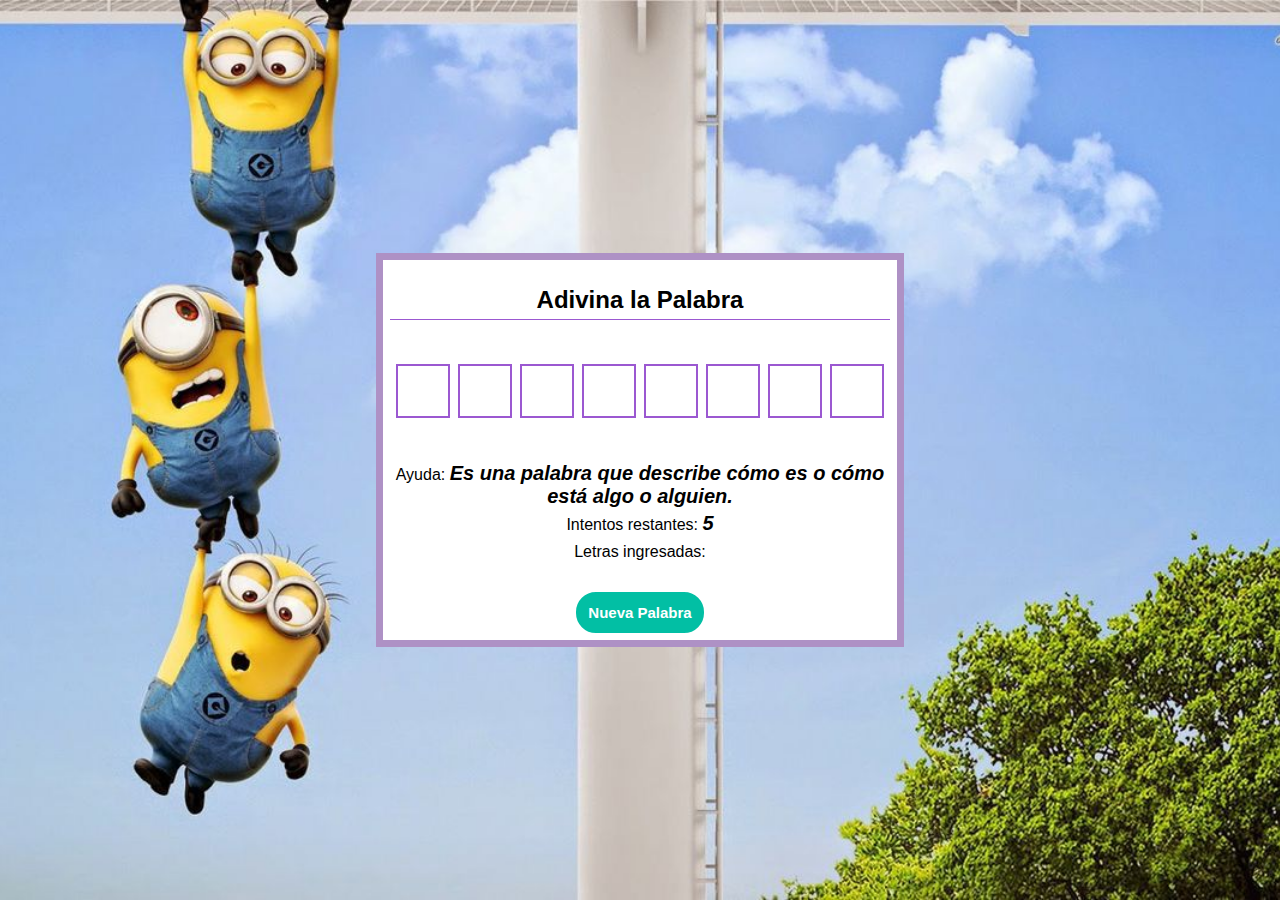
<file: adivinalapalabra-main/index.html>
<!DOCTYPE html>
<html lang="en">
<head>
    <meta charset="UTF-8">
    <meta http-equiv="X-UA-Compatible" content="IE=edge">
    <link rel="icon" href="imagen/logo-removebg-preview.png">

    <meta name="viewport" content="width=device-width, initial-scale=1.0">
    <link rel="stylesheet" href="estilo.css">
    <title>Juego de Gramática</title>
</head>
<body>
    <section>
        <h2>Adivina la Palabra</h2>
        <div id="palabra"></div>
        <h3>Ayuda: <span id="ayuda"> </span></h3>
        <h3>Intentos restantes: <span id="intentos">5</span></h3>
        <h3>Letras ingresadas: <span id="letrasIngresadas"></span></h3>

        <button onclick="cargarNuevaPalabra()">Nueva Palabra</button>
    </section>
<div id="mensaje"></div>

    <script src="script.js"></script>
</body>
</html>
</file>
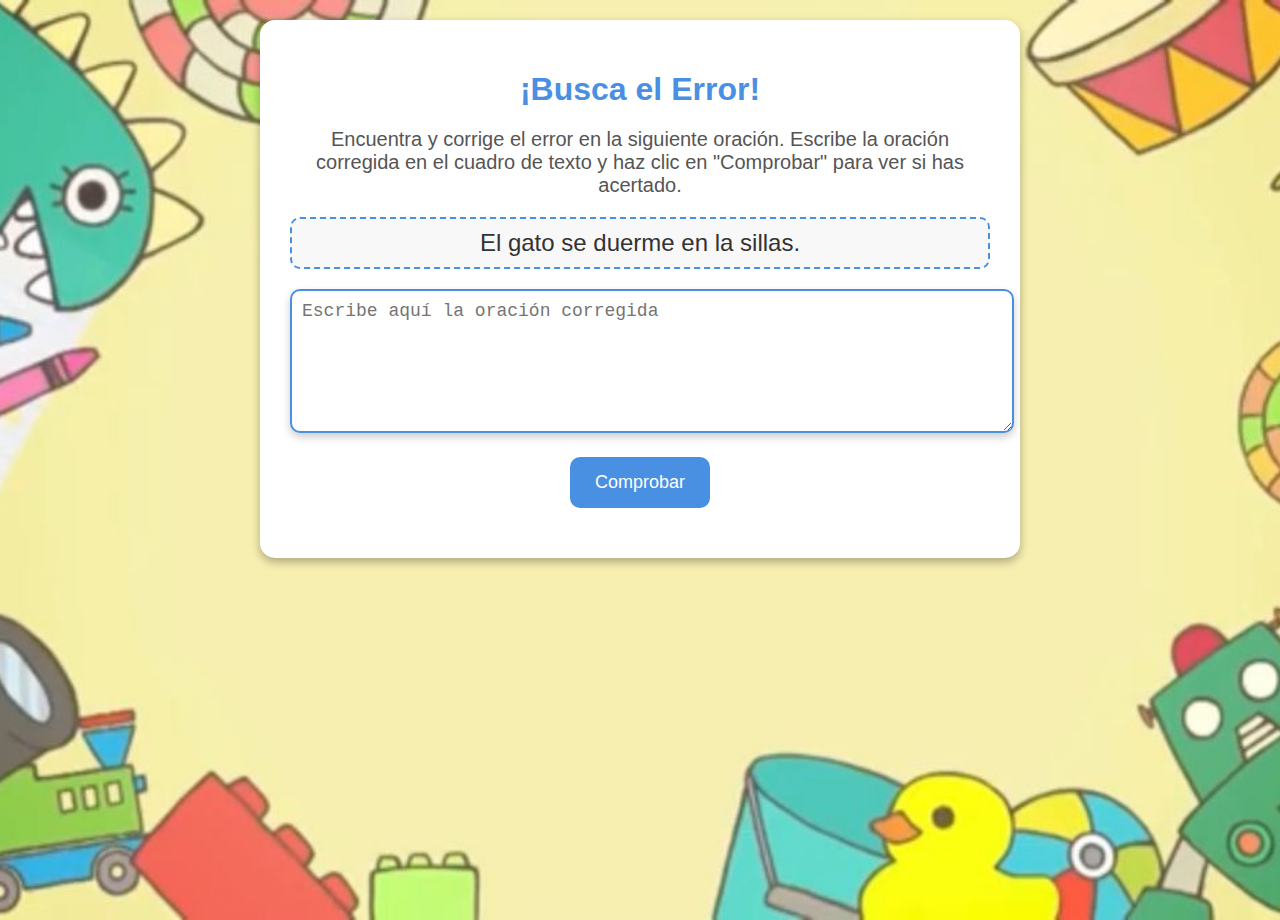
<file: JuegoBuscarElError/index.html>
<!DOCTYPE html>
<html lang="es">
<head>
    <meta charset="UTF-8">
    <meta name="viewport" content="width=device-width, initial-scale=1.0">
    <title>¡Busca el Error!</title>
    <link rel="icon" href="imagen/logo-removebg-preview.png">

    <style>
        body {
            font-family: 'Comic Sans MS', cursive, sans-serif;
            background-image: url('../imagen/WhatsApp Image 2024-09-05 at 12.17.12 AM (3).jpeg');
            background-size: cover;
            background-position: center;
            background-repeat: no-repeat;
            color: #333;
            text-align: center;
            height: 100vh;
            width: 100vw;
            margin: 0;
            padding: 0;
            overflow: hidden;
        }
        .container {
            margin: 20px auto;
            padding: 30px;
            background: #fff;
            border-radius: 15px;
            box-shadow: 0 4px 10px rgba(0,0,0,0.3);
            width: 80%;
            max-width: 700px;
            z-index: 1;
        }
        h1 {
            color: #4a90e2;
            margin-bottom: 20px;
        }
        .instructions {
            font-size: 20px;
            margin-bottom: 20px;
            color: #555;
        }
        .sentence {
            font-size: 24px;
            margin-bottom: 20px;
            padding: 10px;
            background-color: #f8f8f8;
            border: 2px dashed #4a90e2;
            border-radius: 10px;
        }
        textarea {
            width: 100%;
            height: 120px;
            padding: 10px;
            border-radius: 10px;
            border: 2px solid #4a90e2;
            font-size: 18px;
            margin-bottom: 20px;
            box-shadow: 0 4px 8px rgba(0,0,0,0.2);
        }
        .button {
            background-color: #4a90e2;
            color: white;
            padding: 15px 25px;
            border: none;
            border-radius: 10px;
            cursor: pointer;
            font-size: 18px;
            transition: background-color 0.3s;
        }
        .button:hover {
            background-color: #357abd;
        }
        .feedback {
            font-size: 22px;
            font-weight: bold;
            margin-top: 20px;
        }
        .feedback.correct { color: #4CAF50; }
        .feedback.incorrect { color: #FF6347; }
        .modal {
            display: none;
            position: fixed;
            left: 0;
            top: 0;
            width: 100%;
            height: 100%;
            background-color: rgba(0, 0, 0, 0.5);
            z-index: 1000;
            justify-content: center;
            align-items: center;
        }
        .modal-content {
            background-color: #fff;
            border-radius: 15px;
            padding: 30px;
            box-shadow: 0 4px 10px rgba(0,0,0,0.3);
            width: 80%;
            max-width: 500px;
            text-align: center;
        }
        .modal-header {
            font-size: 24px;
            margin-bottom: 20px;
            color: #4a90e2;
        }
        .modal-body {
            font-size: 18px;
            margin-bottom: 20px;
        }
        .modal-button {
            background-color: #4a90e2;
            color: white;
            padding: 10px 20px;
            border: none;
            border-radius: 10px;
            cursor: pointer;
            font-size: 18px;
        }
        .modal-button:hover {
            background-color: #357abd;
        }
    </style>
</head>
<body>
    <div class="container">
        <h1>¡Busca el Error!</h1>
        <div class="instructions">
            Encuentra y corrige el error en la siguiente oración. Escribe la oración corregida en el cuadro de texto y haz clic en "Comprobar" para ver si has acertado.
        </div>
        <div class="sentence" id="sentence"></div>
        <textarea id="correction" placeholder="Escribe aquí la oración corregida"></textarea>
        <button class="button" onclick="checkCorrection()">Comprobar</button>
        <div id="feedback" class="feedback"></div>
    </div>

    <!-- Modal for results -->
    <div id="result-modal" class="modal">
        <div class="modal-content">
            <div class="modal-header">¡Resultados Finales!</div>
            <div id="result-content" class="modal-body"></div>
            <div>
                <button class="modal-button" onclick="closeModal()">Cerrar</button>
            </div>
        </div>
    </div>

    <script>
        const questions = [
            { sentence: "El gato se duerme en la sillas.", correct: "El gato se duerme en la silla." },
            { sentence: "Los perro están en el parque.", correct: "Los perros están en el parque." },
            { sentence: "Maria y Juan va al cine.", correct: "Maria y Juan van al cine." },
            { sentence: "Nosotros comemos manzana y naranja.", correct: "Nosotros comemos manzanas y naranjas." }
        ];

        let currentQuestion;
        let totalCorrect = 0;
        const totalQuestions = questions.length;

        function loadQuestion() {
            currentQuestion = questions[Math.floor(Math.random() * totalQuestions)];
            document.getElementById('sentence').textContent = currentQuestion.sentence;
            document.getElementById('correction').value = '';
            document.getElementById('feedback').textContent = '';
        }

        function checkCorrection() {
            const userCorrection = document.getElementById('correction').value.trim().toLowerCase();
            const correctAnswer = currentQuestion.correct.trim().toLowerCase();
            const feedback = document.getElementById('feedback');

            if (userCorrection === correctAnswer) {
                feedback.textContent = "¡Correcto! ¡Bien hecho!";
                feedback.className = "feedback correct";
                totalCorrect++;
                if (totalCorrect === totalQuestions) {
                    showResultModal(true);
                } else {
                    loadQuestion();
                }
            } else {
                feedback.textContent = "Incorrecto. Intenta de nuevo.";
                feedback.className = "feedback incorrect";
            }
        }

        function showResultModal(isWinner) {
            const resultContent = isWinner ? "¡Felicidades! Has completado todas las oraciones correctamente." : "Juego terminado. Has fallado en algunas oraciones.";
            document.getElementById('result-content').textContent = resultContent;
            document.getElementById('result-modal').style.display = 'flex';
        }

        function closeModal() {
            document.getElementById('result-modal').style.display = 'none';
            totalCorrect = 0;
            loadQuestion();
        }

        window.onload = loadQuestion;
    </script>
</body>
</html>
</file>
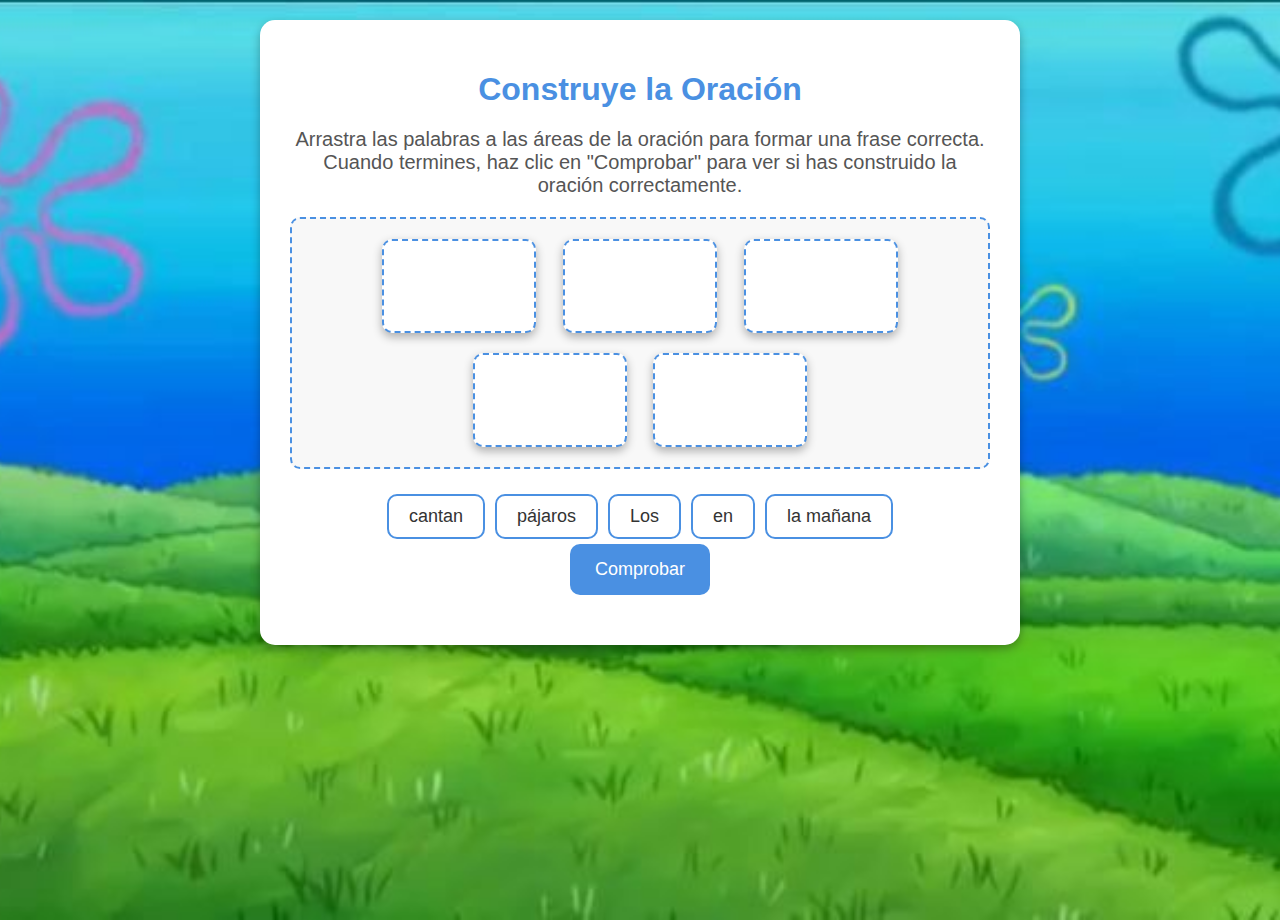
<file: JuegoConstruyeLaOracion/index.html>
<!DOCTYPE html>
<html lang="es">
<head>
    <meta charset="UTF-8">
    <meta name="viewport" content="width=device-width, initial-scale=1.0">
    <title>Construye la Oración</title>
    <style>
        body {
        font-family: 'Comic Sans MS', cursive, sans-serif;
        background-image: url('../imagen/WhatsApp Image 2024-09-05 at 12.17.12 AM (2).jpeg');
        background-size: cover; /* Asegura que la imagen cubra toda el área */
        background-position: center; /* Centra la imagen */
        background-repeat: no-repeat; /* Evita la repetición de la imagen */
        color: #333;
        text-align: center;
        height: 100vh;
        width: 100vw; /* Ajusta el ancho al viewport */
        margin: 0;
        padding: 0;
        overflow: hidden; /* Evita el scroll si el contenido se desborda */
    }

    .container {
        margin: 20px auto;
        padding: 30px;
        background: #fff;
        border-radius: 15px;
        box-shadow: 0 4px 10px rgba(0,0,0,0.3);
        width: 80%;
        max-width: 700px;
        position: relative; /* Para posicionar el contenido sobre la imagen de fondo */
        z-index: 1; /* Asegura que el contenedor esté sobre el fondo */
    }

        h1 {
            color: #4a90e2;
            margin-bottom: 20px;
        }
        .instructions {
            font-size: 20px;
            margin-bottom: 20px;
            color: #555;
        }
        .sentence {
            font-size: 24px;
            margin-bottom: 20px;
            padding: 10px;
            background-color: #f8f8f8;
            border: 2px dashed #4a90e2;
            border-radius: 10px;
        }
        .dropzone {
            display: inline-block;
            padding: 15px;
            margin: 10px;
            border: 2px dashed #4a90e2;
            border-radius: 10px;
            min-width: 120px;
            height: 60px;
            vertical-align: top;
            background-color: #fff;
            box-shadow: 0 4px 10px rgba(0,0,0,0.3);
        }
        .word {
            display: inline-block;
            padding: 10px 20px;
            margin: 5px;
            border: 2px solid #4a90e2;
            border-radius: 10px;
            background: #fff;
            cursor: pointer;
            font-size: 18px;
            transition: background-color 0.3s;
        }
        .word:hover {
            background-color: #e0f0ff;
        }
        .button {
            background-color: #4a90e2;
            color: white;
            padding: 15px 25px;
            border: none;
            border-radius: 10px;
            cursor: pointer;
            font-size: 18px;
            transition: background-color 0.3s;
        }
        .button:hover {
            background-color: #357abd;
        }
        .feedback {
            font-size: 22px;
            font-weight: bold;
            margin-top: 20px;
        }
        .feedback.correct { color: #4CAF50; }
        .feedback.incorrect { color: #FF6347; }
        .counter {
            font-size: 18px;
            margin-bottom: 20px;
            color: #777;
        }
        /* Modal styles */
        .modal {
            display: none;
            position: fixed;
            left: 0;
            top: 0;
            width: 100%;
            height: 100%;
            background-color: rgba(0, 0, 0, 0.5);
            z-index: 1000;
            justify-content: center;
            align-items: center;
            animation: fadeIn 0.5s;
        }
        .modal-content {
            background-color: #fff;
            border-radius: 15px;
            padding: 30px;
            box-shadow: 0 4px 10px rgba(0,0,0,0.3);
            width: 80%;
            max-width: 500px;
            text-align: center;
            animation: slideIn 0.5s;
        }
        .modal-header {
            font-size: 24px;
            margin-bottom: 20px;
            color: #4a90e2;
        }
        .modal-body {
            font-size: 18px;
            margin-bottom: 20px;
        }
        .modal-footer {
            margin-top: 20px;
        }
        .modal-button {
            background-color: #4a90e2;
            color: white;
            padding: 10px 20px;
            border: none;
            border-radius: 10px;
            cursor: pointer;
            font-size: 18px;
        }
        .modal-button:hover {
            background-color: #357abd;
        }
        @keyframes fadeIn {
            from { opacity: 0; }
            to { opacity: 1; }
        }
        @keyframes slideIn {
            from { transform: translateY(-50px); opacity: 0; }
            to { transform: translateY(0); opacity: 1; }
        }
    </style>
</head>
<body>
    <div class="container">
        <h1>Construye la Oración</h1>
        <div class="instructions">
            Arrastra las palabras a las áreas de la oración para formar una frase correcta. Cuando termines, haz clic en "Comprobar" para ver si has construido la oración correctamente.
        </div>
        <div class="sentence">
            <div id="dropzone1" class="dropzone" ondrop="drop(event)" ondragover="allowDrop(event)"></div>
            <div id="dropzone2" class="dropzone" ondrop="drop(event)" ondragover="allowDrop(event)"></div>
            <div id="dropzone3" class="dropzone" ondrop="drop(event)" ondragover="allowDrop(event)"></div>
            <div id="dropzone4" class="dropzone" ondrop="drop(event)" ondragover="allowDrop(event)"></div>
            <div id="dropzone5" class="dropzone" ondrop="drop(event)" ondragover="allowDrop(event)"></div>
        </div>
        <div id="words-container"></div>
        <button class="button" onclick="checkSentence()">Comprobar</button>
        <div id="feedback" class="feedback"></div>
    </div>

    <!-- Modal for results -->
    <div id="result-modal" class="modal">
        <div class="modal-content">
            <div class="modal-header">¡Resultados Finales!</div>
            <div id="result-content" class="modal-body"></div>
            <div class="modal-footer">
                <button class="modal-button" onclick="closeModal()">Cerrar</button>
            </div>
        </div>
    </div>

    <script>
        const sentences = [
            { order: ["El", "gato", "en", "la", "silla"], words: ["El", "gato", "en", "la", "silla"] },
            { order: ["La", "niña", "lee", "un", "libro"], words: ["La", "niña", "lee", "un", "libro"] },
            { order: ["El", "perro", "juega", "en", "el jardín"], words: ["El", "perro", "juega", "en", "el jardín"] },
            { order: ["Los", "niños", "corren", "en", "el parque"], words: ["Los", "niños", "corren", "en", "el parque"] },
            { order: ["El", "sol", "brilla", "en", "el cielo"], words: ["El", "sol", "brilla", "en", "el cielo"] },
            { order: ["Los", "pájaros", "cantan", "en", "la mañana"], words: ["Los", "pájaros", "cantan", "en", "la mañana"] },
            { order: ["Mi", "amigo", "estudia", "en", "la biblioteca"], words: ["Mi", "amigo", "estudia", "en", "la biblioteca"] },
            { order: ["Ella", "come", "manzanas", "y", "naranjas"], words: ["Ella", "come", "manzanas", "y", "naranjas"] }
        ];
    
        let currentSentence;
        let currentAttempt = 0;
        const maxAttempts = 5;
        let totalCorrect = 0;
        const totalSentences = sentences.length;
    
        function shuffle(array) {
            for (let i = array.length - 1; i > 0; i--) {
                const j = Math.floor(Math.random() * (i + 1));
                [array[i], array[j]] = [array[j], array[i]];
            }
        }
    
        function getRandomSentence() {
            const randomIndex = Math.floor(Math.random() * totalSentences);
            return sentences[randomIndex];
        }
    
        function loadSentence() {
            currentSentence = getRandomSentence();
            const wordsCopy = [...currentSentence.words]; // Copiar las palabras
            shuffle(wordsCopy); // Mezclar las palabras
    
            document.querySelectorAll('.dropzone').forEach(zone => zone.innerHTML = '');
            const wordsContainer = document.getElementById('words-container');
            wordsContainer.innerHTML = '';
    
            wordsCopy.forEach((word, index) => { // Usar las palabras mezcladas
                const wordDiv = document.createElement('div');
                wordDiv.className = 'word';
                wordDiv.id = 'word' + index;
                wordDiv.draggable = true;
                wordDiv.textContent = word;
                wordDiv.ondragstart = drag;
                wordsContainer.appendChild(wordDiv);
            });
    
            document.getElementById('attempts-left').textContent = maxAttempts;
        }
    
        function allowDrop(event) {
            event.preventDefault();
        }
    
        function drag(event) {
            event.dataTransfer.setData('text', event.target.id);
        }
    
        function drop(event) {
            event.preventDefault();
            const data = event.dataTransfer.getData('text');
            const draggedElement = document.getElementById(data);
            event.target.appendChild(draggedElement);
        }
    
        function checkSentence() {
            const zones = document.querySelectorAll('.dropzone');
            const userOrder = Array.from(zones).map(zone => Array.from(zone.children).map(child => child.textContent));
            const correctOrder = currentSentence.order;
            const feedback = document.getElementById('feedback');
    
            if (userOrder.join(' ') === correctOrder.join(' ')) {
                feedback.textContent = "¡Correcto! ¡Bien hecho!";
                feedback.className = "feedback correct";
                totalCorrect++;
                if (totalCorrect === totalSentences) {
                    showResultModal(true);
                } else {
                    currentAttempt = 0;
                    loadSentence();
                }
            } else {
                currentAttempt++;
                if (currentAttempt >= maxAttempts) {
                    feedback.textContent = `Has agotado los intentos. La respuesta correcta era: '${correctOrder.join(' ')}'.`;
                    feedback.className = "feedback incorrect";
                    if (totalCorrect === totalSentences) {
                        showResultModal(true);
                    } else {
                        showResultModal(false);
                    }
                } else {
                    feedback.textContent = `Incorrecto. Intentos restantes: ${maxAttempts - currentAttempt}.`;
                    feedback.className = "feedback incorrect";
                }
            }
        }
    
        function showResultModal(isWinner) {
            const resultContent = isWinner ? "¡Felicidades! Has completado todas las oraciones correctamente." : "Juego terminado. Has fallado en algunas oraciones.";
            document.getElementById('result-content').textContent = resultContent;
            document.getElementById('result-modal').style.display = 'flex';
        }
    
        function closeModal() {
            document.getElementById('result-modal').style.display = 'none';
            // Reset para una nueva sesión
            currentAttempt = 0;
            totalCorrect = 0;
            loadSentence();
        }
    
        // Inicializar el juego
        loadSentence();
    </script>
    
</body>
</html>
</file>
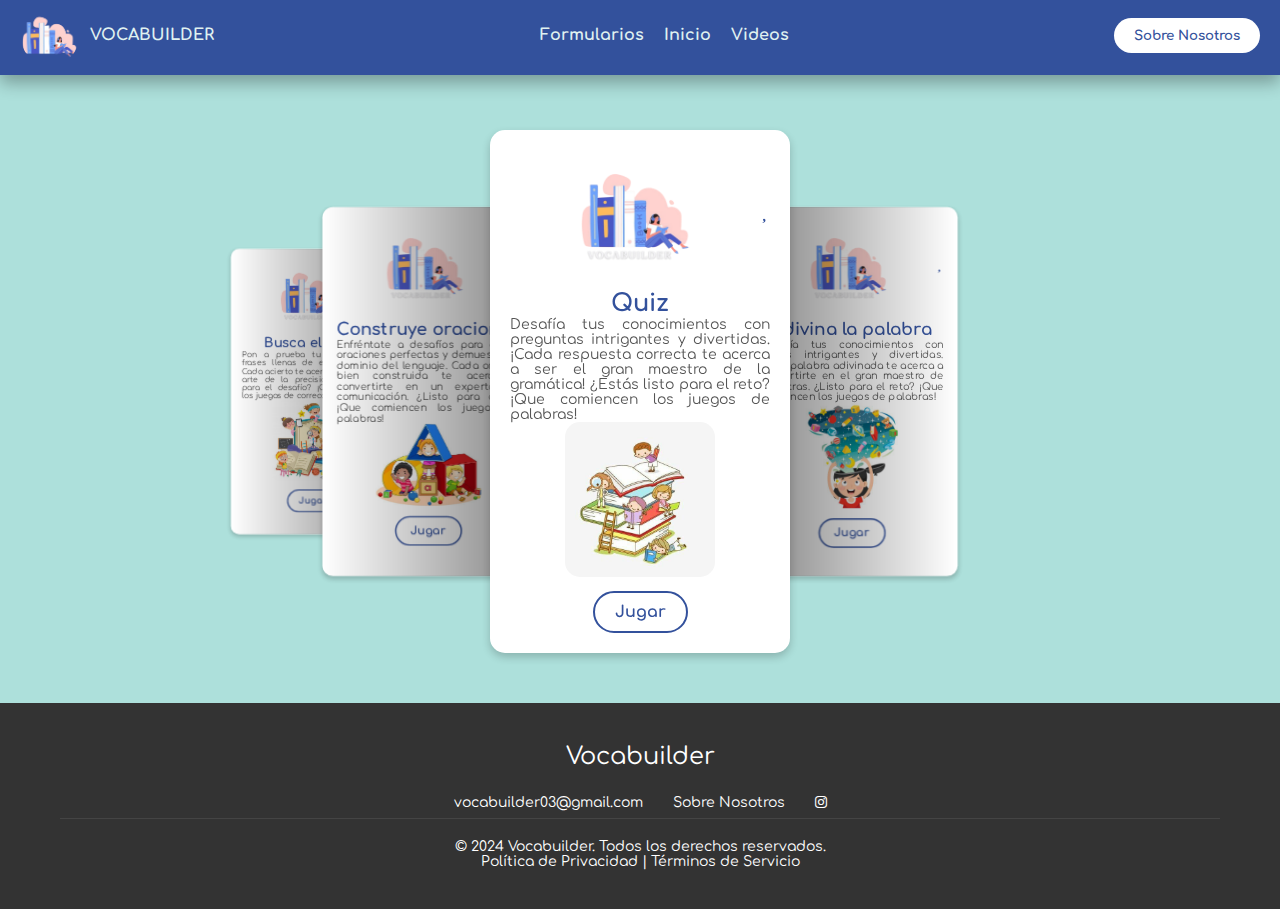
<file: MenuJuegos/index.html>
<!DOCTYPE html>
<html lang="es">
<head>
    <meta charset="UTF-8">
    <meta name="viewport" content="width=device-width, initial-scale=1.0">
    <title>Juegos</title>
    <link href="https://fonts.googleapis.com/css2?family=Bungee+Spice&family=Comfortaa:wght@300..700&display=swap" rel="stylesheet">
    <link rel="stylesheet" href="https://cdnjs.cloudflare.com/ajax/libs/font-awesome/6.6.0/css/all.min.css" integrity="sha512-Kc323vGBEqzTmouAECnVceyQqyqdsSiqLQISBL29aUW4U/M7pSPA/gEUZQqv1cwx4OnYxTxve5UMg5GT6L4JJg==" crossorigin="anonymous" referrerpolicy="no-referrer" />
    <link rel="stylesheet" href="https://cdn.jsdelivr.net/npm/swiper@11/swiper-bundle.min.css" />
    <link rel="stylesheet" href="style.css">
    <link rel="stylesheet" href="https://cdnjs.cloudflare.com/ajax/libs/font-awesome/4.7.0/css/font-awesome.min.css">
    <link rel="icon" href="../imagen/logo-removebg-preview.png">
</head>
<body>
    <header class="header">
        <div class="logo">
          <img src="../imagen/logo-removebg-preview.png" alt="logo de la pagina VOCABUILDER">
          <p class="logo">VOCABUILDER</p>
        </div>
        <nav>
          <ul class="nav-links">
            <li><a href="../formularios/formularios.html">Formularios</a></li>
            <li><a href="../index.html">Inicio</a></li>
            <li><a href="../seccion_videos/Videos.html">Videos</a></li>
          </ul>
        </nav>
        <a href="../SobreNosotros/sobrenosotros.html" class="btn"><button>Sobre Nosotros</button></a>
      </header>
    <div class="swiper mySwiper">
        <div class="swiper-wrapper">
            <div class="swiper-slide">
                <div class="icon">
                    <i class="fa-solid fa-circle-arrow-left arrow-icon"></i>
                    <img src="imagen/vocabuilder.png" alt="Logo">
                    <i class="fa-regular fa-heart heart-icon"></i>
                </div>
                <div class="product-content">
                    <div class="product-txt">
                        <span>Quiz</span>
                        <p>Desafía tus conocimientos con preguntas intrigantes y divertidas. ¡Cada respuesta correcta te acerca a ser el gran maestro de la gramática! ¿Estás listo para el reto? ¡Que comiencen los juegos de palabras!</p>
                    </div>
                    <div class="product-img">
                        <img src="../imagen/uno.jpeg" alt="Imagen del producto">
                    </div>
                </div>
                <a href="../quiz/index.html" class="btn-1">Jugar</a>
            </div>
            
            
            <div class="swiper-slide">
                <div class="icon">
                    <i class="fa-solid fa-circle-arrow-left arrow-icon"></i>
                    <img src="imagen/vocabuilder.png" alt="Logo">
                    <i class="fa-regular fa-heart heart-icon"></i>
                </div>
                <div class="product-content">
                    <div class="product-txt">
                        <span>Adivina la palabra</span>
                        <p>Desafía tus conocimientos con pistas intrigantes y divertidas. Cada palabra adivinada te acerca a convertirte en el gran maestro de las letras. ¿Listo para el reto? ¡Que comiencen los juegos de palabras!</p>
                    </div>
                    <div class="product-img">
                        <img src="../imagen/WhatsApp Image 2024-09-11 at 11.40.23 AM.jpeg" alt="Imagen del producto">
                    </div>
                </div>
                <a href="../adivinalapalabra-main/" class="btn-1">Jugar</a>
            </div>

            <div class="swiper-slide">
                <div class="icon">
                    <i class="fa-solid fa-circle-arrow-left arrow-icon"></i>
                    <img src="imagen/vocabuilder.png" alt="Logo">
                    <i class="fa-regular fa-heart heart-icon"></i>
                </div>
                <div class="product-content">
                    <div class="product-txt">
                        <span>Busca el error</span>
                        <p>Pon a prueba tu agudeza con frases llenas de errores ocultos. Cada acierto te acerca a dominar el arte de la precisión. ¿Preparado para el desafío? ¡Que comiencen los juegos de corrección!</p>
                    </div>
                    <div class="product-img">
                        <img src="../imagen/WhatsApp Image 2024-09-11 at 11.41.01 AM.jpeg" alt="Imagen del producto">
                    </div>
                </div>
                <a href="../JuegoBuscarElError/index.html" class="btn-1">Jugar</a>
            </div>
            <div class="swiper-slide">
                <div class="icon">
                    <i class="fa-solid fa-circle-arrow-left arrow-icon"></i>
                    <img src="imagen/vocabuilder.png" alt="Logo">
                    <i class="fa-regular fa-heart heart-icon"></i>
                </div>
                <div class="product-content">
                    <div class="product-txt">
                        <span>Construye oraciones</span>
                        <p>Enfréntate a desafíos para armar oraciones perfectas y demuestra tu dominio del lenguaje. Cada oración bien construida te acerca a convertirte en un experto en comunicación. ¿Listo para crear? ¡Que comiencen los juegos de palabras!</p>
                    </div>
                    <div class="product-img">
                        <img src="../imagen/WhatsApp Image 2024-09-11 at 11.41.23 AM.jpeg" alt="Imagen del producto">
                    </div>
                </div>
                <a href="../JuegoConstruyeLaOracion/index.html" class="btn-1">Jugar</a>
            </div>
        </div>
    </div>
 <!-- Footer -->
 <footer class="site-footer">
    <div class="container">
      <div class="footer-top">
        <div class="footer-logo">
          <a href="#">Vocabuilder</a>
        </div>
        <div class="footer-links">
          <ul>
            <li><a href="#">vocabuilder03@gmail.com</a></li>
            <li><a href="SobreNosotros/sobrenosotros.html">Sobre Nosotros</a></li>
            <li><a href="https://www.instagram.com/_vocabuilder/?igsh=ZjV3NWJqcmswYjRo"><i class="fa fa-instagram"></i></a></li>
          </ul>
        </div>
      </div>
      <div class="footer-bottom">
        <p>&copy; 2024 Vocabuilder. Todos los derechos reservados.</p>
        <p><a href="#">Política de Privacidad</a> | <a href="#">Términos de Servicio</a></p>
      </div>
    </div>
  </footer>

    <script src="https://cdn.jsdelivr.net/npm/swiper@11/swiper-bundle.min.js"></script>
    <script>
        document.addEventListener('DOMContentLoaded', function () {
        const footer = document.querySelector('.site-footer');
        const observer = new IntersectionObserver(entries => {
          entries.forEach(entry => {
            if (entry.isIntersecting) {
              footer.classList.add('visible');
            } else {
              footer.classList.remove('visible');
            }
          });
        }, { threshold: 0.1 });
      
        observer.observe(footer);
    });
        var swiper = new Swiper(".mySwiper", {
            effect: "coverflow",
            grabCursor: true,
            centeredSlides: true,
            slidesPerView: "auto",
            loop: true,
            coverflowEffect: {
                depth: 500,
                modifier: 1,
                slidesShadows: true,
                rotate: 0,
                stretch: 0
            }
        });

        // Funcionalidad de la flecha para volver a la página de inicio
        document.querySelectorAll('.arrow-icon').forEach(function(icon) {
            icon.addEventListener('click', function() {
                window.location.href = '../'; // Cambia la URL según la ubicación de tu página de inicio
            });
        });

        // Animación del corazón
        document.querySelectorAll('.heart-icon').forEach(function(icon) {
            icon.addEventListener('click', function() {
                icon.classList.add('animate-heart');
                setTimeout(function() {
                    icon.classList.remove('animate-heart');
                }, 1000); // Duración de la animación
            });
        });
    </script>
</body>
</html>
</file>
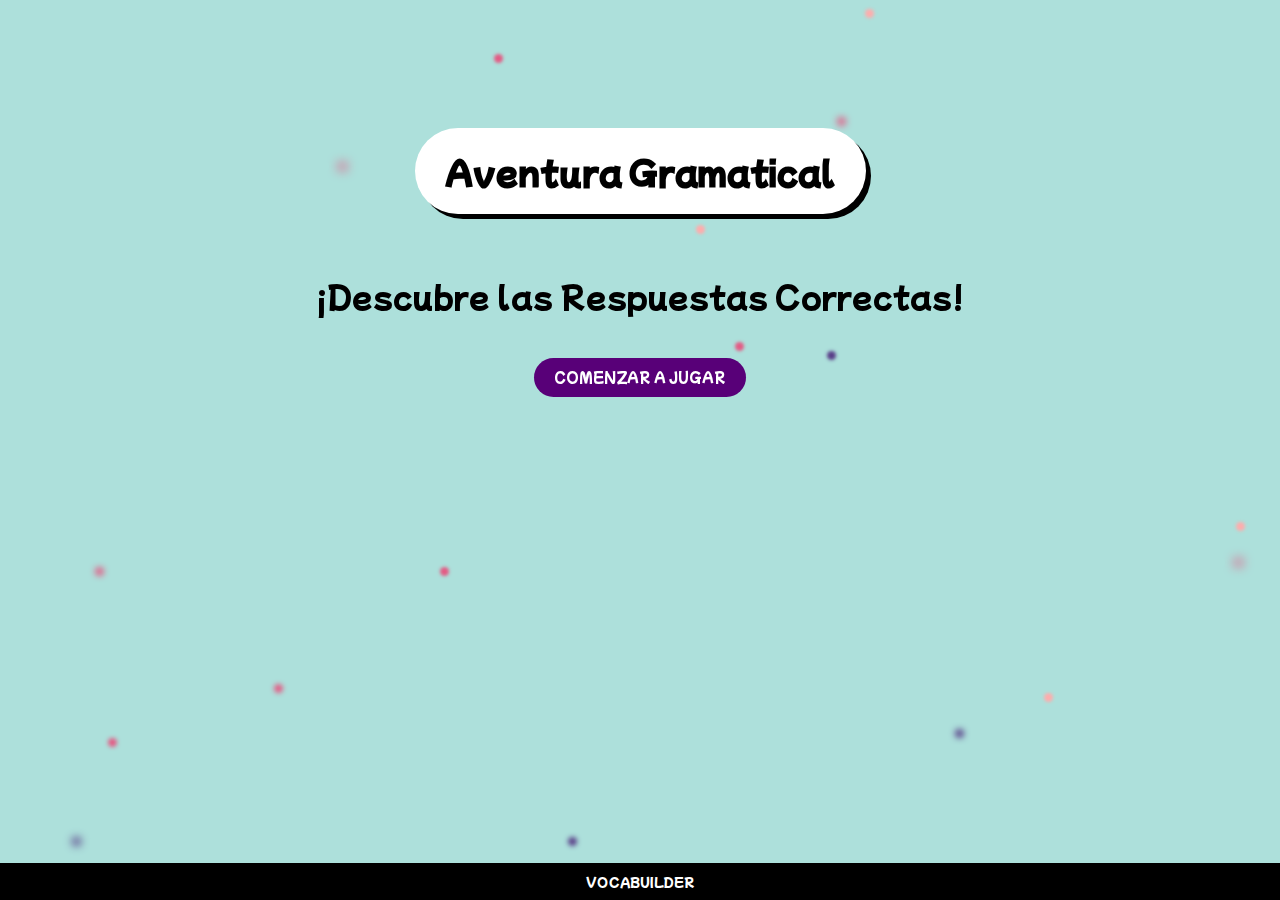
<file: quiz/index.html>
<!DOCTYPE html>
<html lang="es">
<head>
    <meta charset="UTF-8">
    <meta http-equiv="X-UA-Compatible" content="IE=edge">
    <meta name="viewport" content="width=device-width, initial-scale=1.0">
    <link rel="stylesheet" href="estilo.css">
    <link rel="icon" href="../imagen/vocabuilder.png">
    <title>VOCABUILDER</title>
</head>
<body>
    
    <h1>Aventura Gramatical</h1>

    <!-- Pantalla inicial -->
    <div id="pantalla-inicial">
        <p>¡Descubre las Respuestas Correctas!</p>
        <button class="btn" onclick="comenzarJuego()">COMENZAR A JUGAR</button>
    </div>

    <!-- Pantalla juego -->
    <div class="pantalla-juego" id="pantalla-juego">
        <!-- Dentro del div "pantalla-juego" -->
<div class="pregunta" id="pregunta">
    <p id="textoPregunta">¿Cuál es la forma correcta de completar la oración?</p>
    <div class="opciones">
        <div class="opcion" id="op0" onclick="comprobarRespuesta(0)">
            <div class="letra" id="l0">A</div>
            <div class="respuesta" id="n0">Opción A</div>
        </div>
        <div class="opcion" id="op1" onclick="comprobarRespuesta(1)">
            <div class="letra" id="l1">B</div>
            <div class="respuesta" id="n1">Opción B</div>
        </div>
        <div class="opcion" id="op2" onclick="comprobarRespuesta(2)">
            <div class="letra" id="l2">C</div>
            <div class="respuesta" id="n2">Opción C</div>
        </div>
    </div>
</div>

        </div>
    </div>
    <!-- Pantalla final -->
    <div id="pantalla-final">
        <h2>CORRECTAS: <span id="numCorrectas">3</span></h2>
        <h2>INCORRECTAS: <span id="numIncorrectas">2</span></h2>
        <button class="btn" onclick="volverAlInicio()">VOLVER AL INICIO</button>
    </div>
    <div class="background">
        <span></span>
        <span></span>
        <span></span>
        <span></span>
        <span></span>
        <span></span>
        <span></span>
        <span></span>
        <span></span>
        <span></span>
        <span></span>
        <span></span>
        <span></span>
        <span></span>
        <span></span>
        <span></span>
        <span></span>
        <span></span>
        <span></span>
        <span></span>
     </div>
    <footer>VOCABUILDER</footer>
    
    <script src="script.js"></script>
</body>
</html>
</file>
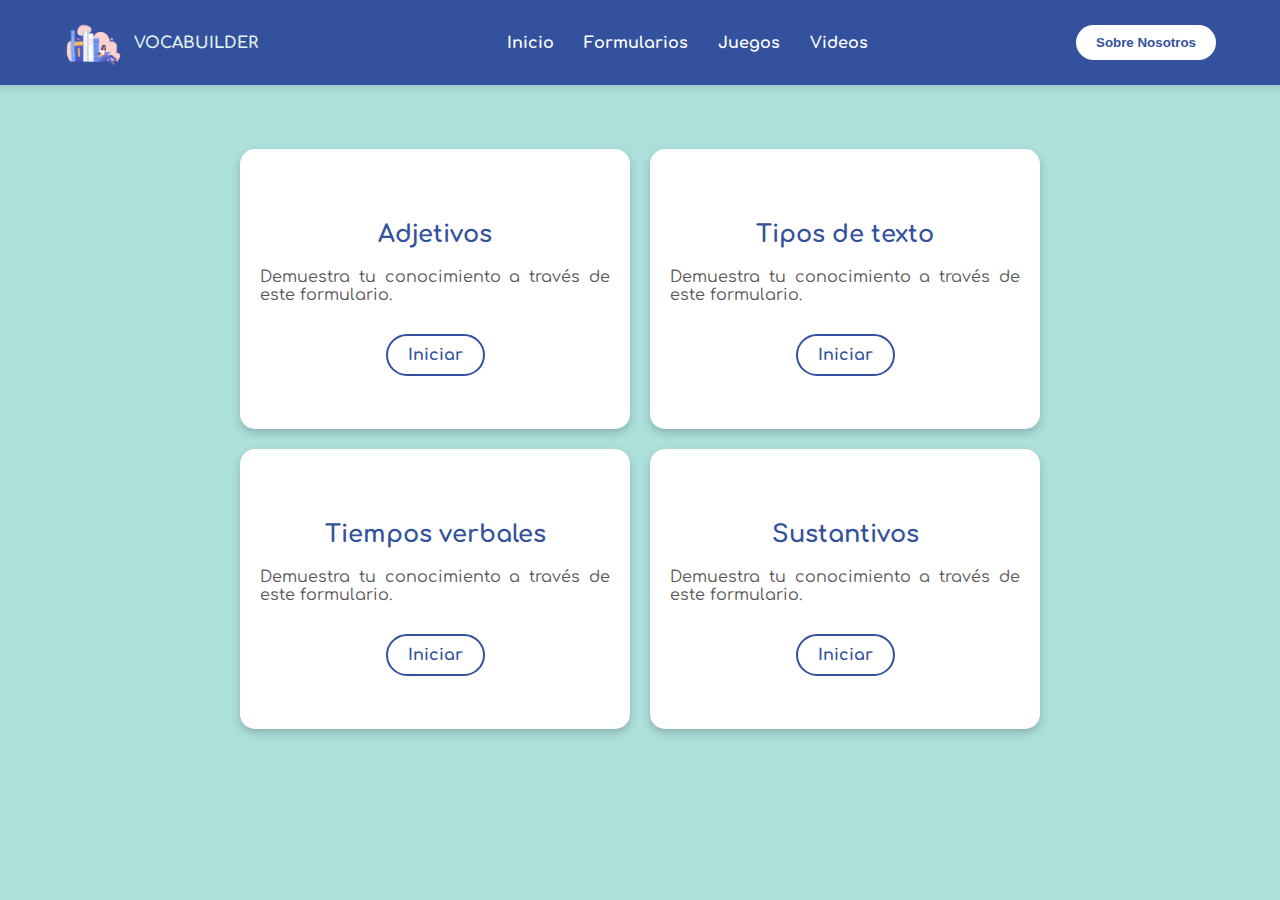
<file: formularios/formularios.html>
<!DOCTYPE html>
<html lang="es">
<head>
    <meta charset="UTF-8">
    <meta name="viewport" content="width=device-width, initial-scale=1.0">
    <link rel="stylesheet" type="text/css" href="styles.css">
    <link rel="icon" href="../imagen/logo-removebg-preview.png">
    <link rel="preconnect" href="https://fonts.googleapis.com">
    <link rel="preconnect" href="https://fonts.gstatic.com" crossorigin>
    <link href="https://fonts.googleapis.com/css2?family=Comfortaa:wght@700&display=swap" rel="stylesheet">
    <link rel="stylesheet" href="https://cdnjs.cloudflare.com/ajax/libs/font-awesome/4.7.0/css/font-awesome.min.css">
    <title>VOCABUILDER</title>
</head>
<body>

    <header class="header">
        <div class="logo">
            <img src="../imagen/logo-removebg-preview.png" alt="logo de la pagina VOCABUILDER">
            <p class="logo">VOCABUILDER</p>
        </div>
        <nav>
            <ul class="nav-links">
                <li><a href="../index.html">Inicio</a></li>
                <li><a href="#">Formularios</a></li>
                <li><a href="../MenuJuegos/index.html">Juegos</a></li>
                <li><a href="../seccion_videos/Videos.html">Videos</a></li>
            </ul>
        </nav>
        <a href="../SobreNosotros/sobrenosotros.html" class="btn"><button>Sobre Nosotros</button></a>
    </header>

    <section class="cuerpo">
        <div class="container">
            <div class="card">
                <div class="content">
                    <h2>Adjetivos</h2>
                    <p>Demuestra tu conocimiento a través de este formulario.</p>
                    <a href="https://docs.google.com/forms/d/e/1FAIpQLSdyv3d5DA2JlPNSdY5mz-twaaGFdiUoD4RBX-pehNKEhYCnBA/viewform" target="_blank" class="btn_card">
                        Iniciar
                    </a>
                </div>                    
            </div>
            <div class="card">
                <div class="content">
                    <h2>Tipos de texto</h2>
                    <p>Demuestra tu conocimiento a través de este formulario.</p>
                    <a href="https://docs.google.com/forms/d/e/1FAIpQLSehEC8XwfbAXXX1gz0V0RT77lopbtXczkYZpk9wY7ju5jNhaw/viewform" target="_blank" class="btn_card">
                        Iniciar
                    </a>
                </div>                  
            </div>
            <div class="card">
                <div class="content">
                    <h2>Tiempos verbales</h2>
                    <p>Demuestra tu conocimiento a través de este formulario.</p>
                    <a href="https://docs.google.com/forms/d/e/1FAIpQLSdmdu-mRsoQc4eJMQIwjXNHeZKVTISh_pyXpgdVh1faee9U7Q/viewform" target="_blank" class="btn_card">
                        Iniciar
                    </a>
                </div>                  
            </div>
            <div class="card">
                <div class="content">
                    <h2>Sustantivos</h2>
                    <p>Demuestra tu conocimiento a través de este formulario.</p>
                    <a href="https://docs.google.com/forms/d/e/1FAIpQLSdIrSwlyoEaFVHZr2MSh9KJc-ioywAkzIf_GC4QdJHWTMTU5Q/viewform" target="_blank" class="btn_card">
                        Iniciar
                    </a>
                </div>                  
            </div>
            
        </div>
    </section>
</body>
</html>
</file>
<file: adivinalapalabra-main/estilo.css>
<<<<<<< HEAD
@import url('https://fonts.googleapis.com/css2?family=Open+Sans:wght@400;600&display=swap');
*{
    box-sizing: border-box;
    font-family: 'Open Sans';
}

body {
    display: flex;
    justify-content: center;
    align-items: center;
    font-family: 'Comic Sans MS', cursive, sans-serif;
    background-image: url('../imagen/WhatsApp Image 2024-09-05 at 12.17.12 AM.jpeg');
    background-size: cover; /* Asegura que la imagen cubra toda el área */
    background-position: center; /* Centra la imagen */
    background-repeat: no-repeat; /* Evita la repetición de la imagen */
    color: #333;
    text-align: center;
    height: 100vh;
    width: 100vw; /* Ajusta el ancho al viewport */
    margin: 0;
    padding: 0;
    overflow: hidden; /* Evita el scroll si el contenido se desborda */
}

.container {
    margin: 20px auto;
    padding: 30px;
    background: #fff;
    border-radius: 15px;
    box-shadow: 0 4px 10px rgba(0,0,0,0.3);
    width: 80%;
    max-width: 700px;
    position: relative; /* Para posicionar el contenido sobre la imagen de fondo */
    z-index: 1; /* Asegura que el contenedor esté sobre el fondo */
}
section{
    width: 500px;
    background-color: #fff;
    border: 7px solid #ae91c5;
    color: #000;
    padding: 7px;
}
h2{
    border-bottom: 1px solid #9b58d1;
    text-align: center;
    padding-bottom: 5px;
}
#palabra{
    display: flex;
    justify-content: center;
    margin: 40px 0;
}
.letra{
    height: 50px;
    width: 50px;
    border: 2px solid #9b58d1;
    text-align: center;
    margin: 4px;
    font-weight: 600;
    font-size: 30px;
}
.pintar{
    background-color: #02bfa4;;
}
.pintarError{
    background-color: red;
}
h3{
    margin: 4px 0;
    font-weight: normal;
    font-size: 16px;
}
h3 span{
    font-style: italic;
    font-weight: bold;
    font-size: 20px;
}
button{
    display: block;
    width: fit-content;
    margin: auto;
    background-color:#02bfa4;
    border: 2px solid #02bfa4;
    border-radius: 20px;
    color: #fff;
    font-weight: bold;
    font-size: 15px;
    padding: 10px;
    margin-top: 30px;
    cursor: pointer;
    transition: .5s;
}
button:hover{
    background-color: #02bfa4;
=======
@import url('https://fonts.googleapis.com/css2?family=Open+Sans:wght@400;600&display=swap');
*{
    box-sizing: border-box;
    font-family: 'Open Sans';
}

body {
    display: flex;
    justify-content: center;
    align-items: center;
    font-family: 'Comic Sans MS', cursive, sans-serif;
    background-image: url('../imagen/WhatsApp Image 2024-09-05 at 12.17.12 AM.jpeg');
    background-size: cover; /* Asegura que la imagen cubra toda el área */
    background-position: center; /* Centra la imagen */
    background-repeat: no-repeat; /* Evita la repetición de la imagen */
    color: #333;
    text-align: center;
    height: 100vh;
    width: 100vw; /* Ajusta el ancho al viewport */
    margin: 0;
    padding: 0;
    overflow: hidden; /* Evita el scroll si el contenido se desborda */
}

.container {
    margin: 20px auto;
    padding: 30px;
    background: #fff;
    border-radius: 15px;
    box-shadow: 0 4px 10px rgba(0,0,0,0.3);
    width: 80%;
    max-width: 700px;
    position: relative; /* Para posicionar el contenido sobre la imagen de fondo */
    z-index: 1; /* Asegura que el contenedor esté sobre el fondo */
}
section{
    width: 500px;
    background-color: #fff;
    border: 7px solid #ae91c5;
    color: #000;
    padding: 7px;
}
h2{
    border-bottom: 1px solid #9b58d1;
    text-align: center;
    padding-bottom: 5px;
}
#palabra{
    display: flex;
    justify-content: center;
    margin: 40px 0;
}
.letra{
    height: 50px;
    width: 50px;
    border: 2px solid #9b58d1;
    text-align: center;
    margin: 4px;
    font-weight: 600;
    font-size: 30px;
}
.pintar{
    background-color: #02bfa4;;
}
.pintarError{
    background-color: red;
}
h3{
    margin: 4px 0;
    font-weight: normal;
    font-size: 16px;
}
h3 span{
    font-style: italic;
    font-weight: bold;
    font-size: 20px;
}
button{
    display: block;
    width: fit-content;
    margin: auto;
    background-color:#02bfa4;
    border: 2px solid #02bfa4;
    border-radius: 20px;
    color: #fff;
    font-weight: bold;
    font-size: 15px;
    padding: 10px;
    margin-top: 30px;
    cursor: pointer;
    transition: .5s;
}
button:hover{
    background-color: #02bfa4;
>>>>>>> 16f2e0a6714a1c270c46a2e5a766fea09c8f5e5b
}
</file>
<file: MenuJuegos/style.css>
/* Estilos Globales */
* {
    box-sizing: border-box;
    margin: 0;
    padding: 0;
    font-family: 'Comfortaa', sans-serif;
}
html, body {
    height: 100%;
    margin: 0;
    padding: 0;
    font-family: 'Comfortaa', sans-serif;
    background-color: #ADE0DB; /* Color de fondo coherente con la página de inicio */
}
/* Estilos del Header */
.header {
    background-color: #33519c;
    display: flex;
    justify-content: space-between;
    align-items: center;
    height: 80px;
    padding: 0 20px;
    box-shadow: 0 4px 8px rgba(0, 0, 0, 0.2);
    transition: box-shadow 0.3s ease, transform 0.3s ease;
}

.header:hover {
    box-shadow: 0 8px 16px rgba(0, 0, 0, 0.3);
    transform: translateY(-5px);
}

.header .logo {
    display: flex;
    align-items: center;
    gap: 10px; /* Espacio entre la imagen y el texto */
}

.header .logo img {
    border-radius: 50%;
    height: 60px;
    transition: transform 0.3s ease;
}

.header .logo img:hover {
    transform: scale(1.2) rotate(10deg);
}

.header .logo p {
    margin: 0;
    font-weight: 700;
    font-size: 1rem; /* Ajusta el tamaño del texto  */
    color: #e0f2f1; /* Color del texto */
}

.nav-links {
    list-style: none;
    display: flex;
    gap: 20px;
}

.nav-links a {
    color: #e0f2f1;
    text-decoration: none;
    font-weight: bold;
    transition: color 0.3s ease, transform 0.3s ease;
}

.nav-links a:hover {
    color: #ffab00;
    transform: translateY(-5px);
}

.header .btn button {
    background-color: #ffffff;
    color: #33519c;
    border: none;
    padding: 10px 20px;
    border-radius: 25px;
    cursor: pointer;
    font-weight: bold;
    transition: background-color 0.3s ease, transform 0.3s ease;
}

.header .btn button:hover {
    background-color: #e0f2f1;
    transform: scale(1.1) rotate(5deg);
}


/* Swiper Container */
.swiper {
    width: 100%;
    padding: 50px 20px; /* Añadido relleno uniforme */
}

/* Swiper Slide */
.swiper-slide {
    width: 300px;
    height: auto; /* Ajusta la altura automáticamente según el contenido */
    background-color: #ffffff;
    border-radius: 15px;
    box-shadow: 0 4px 8px rgba(0, 0, 0, 0.2);
    padding: 20px;
    text-align: center;
    transition: background-color 0.3s ease, transform 0.3s ease;
}


.swiper-slide:hover {
    background-color: #e0f2f1; /* Color de fondo similar a la página de inicio */
    transform: scale(1.05); /* Efecto de escala en el hover */
    box-shadow: 0 8px 16px rgba(0, 0, 0, 0.3);
}

/* Iconos */
.icon {
    display: flex;
    justify-content: space-between;
    align-items: center;
    margin-bottom: 20px; /* Reducido para una mejor alineación */
}

.icon i {
    font-size: 24px; /* Tamaño más grande para los iconos */
    color: #33519c; /* Color consistente con el tema */
    cursor: pointer; /* Indicar que el icono es clickeable */
}

.icon img {
    width: 120px;
}

/* Contenido del Producto */
.product-content {
    display: flex;
    flex-direction: column; /* Apilar texto e imagen verticalmente */
    align-items: center;
}

.product-txt {
    text-align: center;
    color: #333;
}

.product-txt span {
    font-size: 1.5rem; /* Tamaño de fuente más grande */
    color: #33519c; /* Color consistente con el tema */
    font-weight: bold;
}


.product-txt p {
    font-size: 0.875rem; /* Fuente más pequeña */
    color: #555;
    text-align: justify; /* Justificar el texto */
}


/* Imagen del Producto */
.product-img img {
    width: 150px; /* Imagen más grande para mayor impacto visual */
    border-radius: 15px; /* Bordes redondeados */
}

/* Botón */
.btn-1 {
    display: inline-block;
    padding: 10px 20px;
    border: 2px solid #33519c; /* Borde consistente con el tema */
    border-radius: 25px;
    color: #33519c;
    text-decoration: none;
    font-weight: bold;
    transition: background-color 0.3s ease, color 0.3s ease;
    margin-top: 10px;
}

.btn-1:hover {
    background-color: #33519c;
    color: #ffffff;
}

/* Animación del Corazón */
@keyframes heartBeat {
    0% {
        transform: scale(1);
    }
    50% {
        transform: scale(1.3);
        color: #ff4081; /* Color del corazón al hacer clic */
    }
    100% {
        transform: scale(1);
        color: #33519c; /* Color original del corazón */
    }
}

.heart-icon.animate-heart {
    animation: heartBeat 1s ease;
}

/* Estilos del Footer */
.site-footer {
    background-color: #333;
    color: #fff;
    padding: 40px 0;
    font-size: 14px;
    text-align: center;
    position: relative;
    overflow: hidden;
    opacity: 0;
    transform: translateY(50px);
    transition: opacity 0.6s ease-out, transform 0.6s ease-out;
}

.site-footer.visible {
    opacity: 1;
    transform: translateY(0);
}

.site-footer .container {
    max-width: 1200px;
    margin: 0 auto;
    padding: 0 20px;
}

.footer-logo a {
    font-size: 24px;
    color: #fff;
    text-decoration: none;
    margin-bottom: 20px;
    display: inline-block;
    transition: transform 0.3s ease;
}

.footer-logo a:hover {
    transform: scale(1.2);
}

.footer-links ul {
    list-style: none;
    padding: 0;
    margin: 0;
    display: flex;
    gap: 20px;
    flex-wrap: wrap;
    justify-content: center;
}

.footer-links a {
    color: #fff;
    text-decoration: none;
    position: relative;
    overflow: hidden;
    display: inline-block;
    padding: 5px;
    transition: color 0.3s ease;
}

.footer-links a::before {
    content: '';
    position: absolute;
    left: 0;
    bottom: 0;
    width: 100%;
    height: 2px;
    background: #f1c40f;
    transform: translateX(-100%);
    transition: transform 0.3s ease;
}

.footer-links a:hover::before {
    transform: translateX(0);
    background: #e74c3c;
}

.footer-socials a {
    color: #fff;
    margin: 0 10px;
    font-size: 24px;
    text-decoration: none;
    transition: color 0.3s ease, transform 0.3s ease;
}

.footer-socials a:hover {
    color: #f1c40f;
    transform: scale(1.3);
}

.footer-bottom {
    border-top: 1px solid #444;
    padding-top: 20px;
}

.footer-bottom p {
    margin: 0;
}

.footer-bottom a {
    color: #fff;
    text-decoration: none;
}
</file>
<file: quiz/estilo.css>
@import url('https://fonts.googleapis.com/css2?family=Mochiy+Pop+One&display=swap');
*{
    box-sizing: border-box;
    font-family: 'Mochiy Pop One';
}
@keyframes move {
    100% {
        transform: translate3d(0, 0, 1px) rotate(360deg);
    }
}

.background {
    position: fixed;
    width: 100vw;
    height: 100vh;
    top: 0;
    left: 0;
    background: #ADE0DB;
    overflow: hidden;
    z-index: -1; /* Ajusta el z-index */
}
div{
    color: rgb(0, 0, 0);
}
body{
    margin: 10%;
}
.background span {
    width: 1vmin;
    height: 1vmin;
    border-radius: 1vmin;
    backface-visibility: hidden;
    position: absolute;
    animation: move;
    animation-duration: 9;
    animation-timing-function: linear;
    animation-iteration-count: infinite;
}


.background span:nth-child(0) {
    color: #FFACAC;
    top: 51%;
    left: 95%;
    animation-duration: 269s;
    animation-delay: -225s;
    transform-origin: -18vw -14vh;
    box-shadow: -2vmin 0 0.3116549377745601vmin currentColor;
}
.background span:nth-child(1) {
    color: #FFACAC;
    top: 58%;
    left: 98%;
    animation-duration: 45s;
    animation-delay: -319s;
    transform-origin: -19vw -2vh;
    box-shadow: -2vmin 0 0.37820175741533224vmin currentColor;
}
.background span:nth-child(2) {
    color: #FFACAC;
    top: 25%;
    left: 53%;
    animation-duration: 383s;
    animation-delay: -28s;
    transform-origin: 3vw 1vh;
    box-shadow: 2vmin 0 0.35010624949825964vmin currentColor;
}
.background span:nth-child(3) {
    color: #E45A84;
    top: 76%;
    left: 20%;
    animation-duration: 197s;
    animation-delay: -73s;
    transform-origin: 4vw 14vh;
    box-shadow: 2vmin 0 0.5791229040735155vmin currentColor;
}
.background span:nth-child(4) {
    color: #E45A84;
    top: 38%;
    left: 56%;
    animation-duration: 26s;
    animation-delay: -349s;
    transform-origin: 7vw 23vh;
    box-shadow: 2vmin 0 0.36026028374676433vmin currentColor;
}
.background span:nth-child(5) {
    color: #583C87;
    top: 39%;
    left: 66%;
    animation-duration: 307s;
    animation-delay: -217s;
    transform-origin: 5vw -2vh;
    box-shadow: -2vmin 0 0.39258441693492085vmin currentColor;
}
.background span:nth-child(6) {
    color: #FFACAC;
    top: 1%;
    left: 69%;
    animation-duration: 119s;
    animation-delay: -299s;
    transform-origin: 10vw 22vh;
    box-shadow: -2vmin 0 0.4081044754367895vmin currentColor;
}
.background span:nth-child(7) {
    color: #E45A84;
    top: 6%;
    left: 40%;
    animation-duration: 317s;
    animation-delay: -253s;
    transform-origin: 22vw 13vh;
    box-shadow: -2vmin 0 0.37134542368651524vmin currentColor;
}
.background span:nth-child(8) {
    color: #E45A84;
    top: 13%;
    left: 64%;
    animation-duration: 16s;
    animation-delay: -18s;
    transform-origin: -10vw 1vh;
    box-shadow: 2vmin 0 0.8379965261623021vmin currentColor;
}
.background span:nth-child(9) {
    color: #E45A84;
    top: 97%;
    left: 83%;
    animation-duration: 370s;
    animation-delay: -355s;
    transform-origin: 25vw -14vh;
    box-shadow: -2vmin 0 0.47040092326572247vmin currentColor;
}
.background span:nth-child(10) {
    color: #E45A84;
    top: 63%;
    left: 33%;
    animation-duration: 28s;
    animation-delay: -151s;
    transform-origin: -10vw 14vh;
    box-shadow: 2vmin 0 0.37256283452847105vmin currentColor;
}
.background span:nth-child(11) {
    color: #583C87;
    top: 81%;
    left: 76%;
    animation-duration: 140s;
    animation-delay: -375s;
    transform-origin: 7vw 5vh;
    box-shadow: -2vmin 0 0.6823279079614095vmin currentColor;
}
.background span:nth-child(12) {
    color: #583C87;
    top: 93%;
    left: 7%;
    animation-duration: 236s;
    animation-delay: -213s;
    transform-origin: -10vw 21vh;
    box-shadow: -2vmin 0 0.9484270903531093vmin currentColor;
}
.background span:nth-child(13) {
    color: #E45A84;
    top: 62%;
    left: 95%;
    animation-duration: 375s;
    animation-delay: -284s;
    transform-origin: 24vw 15vh;
    box-shadow: 2vmin 0 1.1574165652712627vmin currentColor;
}
.background span:nth-child(14) {
    color: #E45A84;
    top: 18%;
    left: 25%;
    animation-duration: 100s;
    animation-delay: -166s;
    transform-origin: -20vw -4vh;
    box-shadow: 2vmin 0 1.175869299484485vmin currentColor;
}
.background span:nth-child(15) {
    color: #FFACAC;
    top: 17%;
    left: 62%;
    animation-duration: 146s;
    animation-delay: -410s;
    transform-origin: -13vw -18vh;
    box-shadow: -2vmin 0 1.009470564921342vmin currentColor;
}
.background span:nth-child(16) {
    color: #E45A84;
    top: 82%;
    left: 7%;
    animation-duration: 92s;
    animation-delay: -405s;
    transform-origin: -23vw -18vh;
    box-shadow: 2vmin 0 0.4839753049781259vmin currentColor;
}
.background span:nth-child(17) {
    color: #FFACAC;
    top: 77%;
    left: 83%;
    animation-duration: 205s;
    animation-delay: -113s;
    transform-origin: 9vw 23vh;
    box-shadow: -2vmin 0 0.36920658074231194vmin currentColor;
}
.background span:nth-child(18) {
    color: #E45A84;
    top: 63%;
    left: 6%;
    animation-duration: 198s;
    animation-delay: -157s;
    transform-origin: -16vw 13vh;
    box-shadow: 2vmin 0 0.6794759668227448vmin currentColor;
}
.background span:nth-child(19) {
    color: #583C87;
    top: 93%;
    left: 43%;
    animation-duration: 126s;
    animation-delay: -241s;
    transform-origin: 15vw 10vh;
    box-shadow: 2vmin 0 0.5821072116663275vmin currentColor;
}

h1{
    width: fit-content;
    background-color: #fff;
    margin: 40px auto;
    border-radius: 60px;
    box-shadow: 5px 5px 0 #000;
    padding: 20px 30px;
}
footer{
    position: fixed;
    bottom: 0;
    left: 0;
    width: 100%;
    background-color: #000;
    color: #000;
    font-size: 12px;
    color: #fff;
    padding: 10px;
    text-align: center;
    align-items: 10px;
}

/* PANTALLA INICIO */
#pantalla-inicial{
    display: block;
    text-align: center;
    font-size: 30px;
}
#pantalla-inicial{
    margin: 60px 0;
}
.btn{
    border: none;
    background: #580078;
    color: #fff;
    padding: 10px 20px;
    border-radius: 50px;
    cursor: pointer;
    transition: .5s;
}
.btn:hover{
    transform: scale(1.1);
}



/* PANTALLA juego */
#pantalla-juego{
    display: none;
}
.pantalla-juego{
    max-width: 800px;
    margin: 50px auto;
    text-align: center;
}
.pantalla-juego img{
    max-width: 400px;
    width: 100%;
}
.opciones{
    max-width: 400px;
    margin: auto;
}
.opcion{
    display: flex;
    position: relative;
    align-items: center;
    max-width: 400px;
    margin: 30px auto;
    cursor: pointer;
}
.opcion .letra{
    background-color: #580078;
    width: 50px;
    height: 50px;
    font-size: 30px;
    font-weight: bold;
    color: #fff;
    text-align: center;
    border-radius: 50%;
    line-height: 35px;
    border: 5px solid #fff;
    position: relative;
}
.opcion .nombre{
    background: #fff;
    width: 100%;
    font-size: 25px;
    position: absolute;
    margin-left: 30px;
    z-index: -2;
    border-radius: 0 20px 20px 0;
    padding: 7px 0 7px 30px;
}
/* clases que se aplicará cuando haya acertada la opcion  */
.opcion .nombreAcertada{
    background-color: yellowgreen;
    color: #fff;
}
.opcion .letraAcertada{
    background-color: yellowgreen;
    color: #fff ;
}
/* clases que se aplicaran cuando se equivoque en la opcion elegida */
.opcion .nombreNoAcertada{
    background-color: darkred;
    color: #fff;
}
.opcion .letraNoAcertada{
    background-color: darkred;
    color: #fff;
}




/* PANTALLA final */
#pantalla-final{
    display: none;
    text-align: center;
}
#pantalla-final #numCorrectas{
    background-color: chartreuse;
    display: inline-block;
    width: 50px;
    height: 50px;
    border-radius: 50%;
    border: 5px solid #fff;
}
#pantalla-final #numIncorrectas{
    background-color: rgb(189, 32, 32);
    display: inline-block;
    width: 50px;
    height: 50px;
    border-radius: 50%;
    border: 5px solid #fff;
}
</file>
<file: formularios/styles.css>
/* Estilos Globales */
html, body {
    height: 100%;
    margin: 0;
    padding: 0;
    font-family: 'Comfortaa', sans-serif;
    background-color: #ADE0DB; /* Color de fondo coherente con la página de inicio */
}

/* Cabecera */
.header {
    background-color: #33519c; /* Color de la cabecera */
    display: flex;
    justify-content: space-between;
    align-items: center;
    height: 85px;
    padding: 0 5%;
    box-shadow: 0 4px 6px rgba(0, 0, 0, 0.1);
}


.header .logo {
    display: flex;
    align-items: center;
    gap: 10px; /* Espacio entre la imagen y el texto */
}

.header .logo img {
    border-radius: 50%;
    height: 60px;
    transition: transform 0.3s ease;
}

.header .logo img:hover {
    transform: scale(1.2) rotate(10deg);
}

.header .logo p {
    margin: 0;
    font-weight: 700;
    font-size: 1rem; /* Ajusta el tamaño del texto  */
    color: #e0f2f1; /* Color del texto */
}

.header .nav-links {
    list-style: none;
    display: flex;
}

.header .nav-links li {
    margin: 0 15px;
}

.header .nav-links a {
    font-weight: 700;
    color: #ffffff;
    text-decoration: none;
    transition: color 0.3s ease;
}

.header .nav-links a:hover {
    color: #ff4081;
}

.header .btn button {
    background-color: #ffffff;
    color: #33519c;
    border: none;
    padding: 10px 20px;
    border-radius: 25px;
    cursor: pointer;
    font-weight: bold;
    transition: background-color 0.3s ease, transform 0.3s ease;
}

.header .btn button:hover {
    background-color: #33519c;
    color: #ffffff; /* Cambia el color del texto al pasar el ratón */
}

/* Sección Cuerpo */
.cuerpo {
    margin-top: 5%;
    display: flex;
    justify-content: center;
    align-items: center;
    box-sizing: border-box; /* Incluye padding y border en el width y height */
}

.container {
    display: grid; /* Usa Grid para organizar las tarjetas */
    grid-template-columns: repeat(auto-fit, minmax(300px, 1fr)); /* Ajusta el número de columnas */
    gap: 20px; /* Espacio entre las tarjetas */
    max-width: 800px;
    width: 100%;
    box-sizing: border-box; /* Incluye padding en el width */
}

.card {
    width: 100%; /* Ajusta el ancho al contenedor */
    padding: 50px 0px;
    height: 180px;
    background: #ffffff; /* Fondo blanco para las tarjetas */
    border-radius: 15px; /* Bordes redondeados */
    box-shadow: 0 4px 8px rgba(0, 0, 0, 0.2); /* Sombra más ligera */
    text-align: center;
    transition: background-color 0.3s ease, transform 0.3s ease; /* Transición suave */
    display: flex;
    flex-direction: column;
    justify-content: center;
    align-items: center;
}


.card:hover {
    background-color: #e0f2f1;
    transform: scale(1.05);
    box-shadow: 0 8px 16px rgba(0, 0, 0, 0.3);
    animation: bounce 0.6s ease; /* Agrega la animación de rebote */
}

.content h2 {
    font-size: 24px;
    color: #33519c;
    margin-bottom: 10px;
}

.content p {
    margin: 20px 0;
    font-size: 16px;
    color: #555;
}

.btn_card {
    display: inline-block;
    padding: 10px 20px;
    border: 2px solid #33519c;
    border-radius: 25px;
    color: #33519c;
    text-decoration: none;
    font-weight: bold;
    transition: background-color 0.3s ease, color 0.3s ease;
    margin-top: 10px;
}

.btn_card:hover {
    background-color: #00796b;
    color: #ffffff;
    animation: pulse 1s infinite;
}
.card .content p {
    margin: 20px;
    font-size: 16px;
    color: #555;
    text-align: justify; /* Justificar el texto */
}

@keyframes bounce {
    0% {
        transform: scale(1);
    }
    20% {
        transform: scale(1.1);
    }
    50% {
        transform: scale(0.9);
    }
    80% {
        transform: scale(1.05);
    }
    100% {
        transform: scale(1);
    }
}

/* Iconos */
.icon i {
    font-size: 24px; /* Tamaño más grande para los iconos */
    color: #33519c; /* Color consistente con el tema */
    cursor: pointer; /* Indicar que el icono es clickeable */
}
</file>
